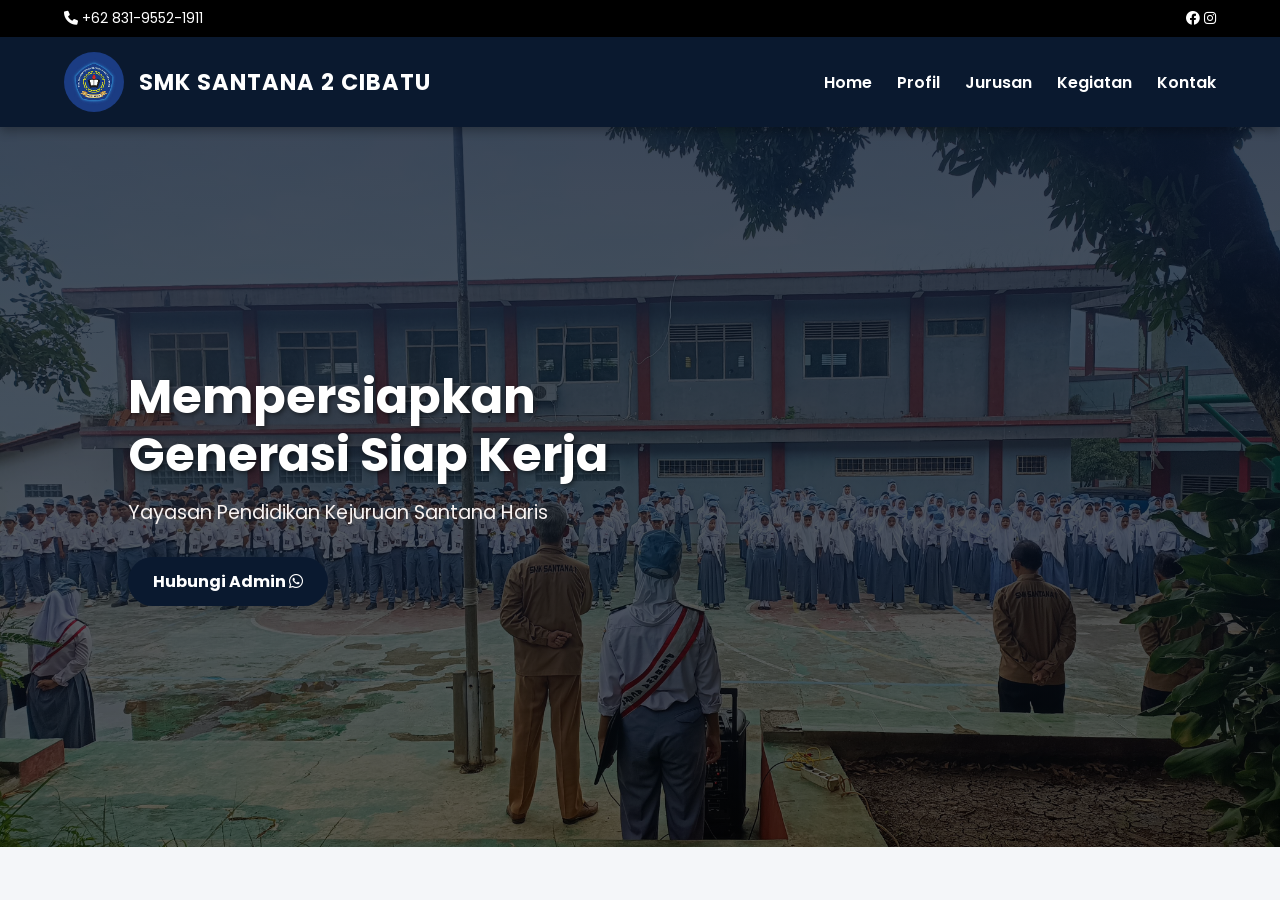
<file: index.html>
<!DOCTYPE html>
<html lang="id">
<head>
    <meta charset="UTF-8">
    <meta name="viewport" content="width=device-width, initial-scale=1.0">
    <title>SekolahProfesional-Home</title>
    <link rel="stylesheet" href="https://cdnjs.cloudflare.com/ajax/libs/font-awesome/6.0.0/css/all.min.css">
    <link rel="stylesheet" href="css/global.css">
    <link rel="stylesheet" href="css/home.css">
</head>
<body>
    <div class="top-bar">
        <span><i class="fas fa-phone"></i> +62 831-9552-1911</span>
        <span><i class="fab fa-facebook"></i> <i class="fab fa-instagram"></i></span>
    </div>

    <nav class="navbar">
        <div class="logo">
            <a href="index.html" class="logo-link">
                <img src="assets/images/logo.jpg" alt="Logo Sekolah">
                <div class="teks-logo">
                    <span class="nama-sekolah">SMK SANTANA 2 CIBATU</span>
                    
                </div>
            </a>
        </div>
        <div class="menu-toggle"><i class="fas fa-bars"></i></div>
        <ul class="nav-links">
            <li><a href="index.html">Home</a></li>
            <li><a href="profil.html">Profil</a></li>
            <li><a href="jurusan.html">Jurusan</a></li>
            <li><a href="kegiatan.html">Kegiatan</a></li>
            <li><a href="kontak.html">Kontak</a></li>
        </ul>
    </nav>

    <header class="hero" style="background-image: linear-gradient(rgba(10, 25, 47, 0.8), rgba(0, 0, 0, 0.6)), url('assets/images/fotohome.jpg');">
        <div class="hero-content fade-in">
            <h1>Mempersiapkan Generasi Siap Kerja</h1>
            <p>Yayasan Pendidikan Kejuruan Santana Haris</p>
            <a href="kontak.html" class="btn-primary">Hubungi Admin <i class="fab fa-whatsapp"></i></a>
        </div>
    </header>

    <script src="js/script.js"></script>
</body>
</html>
</file>
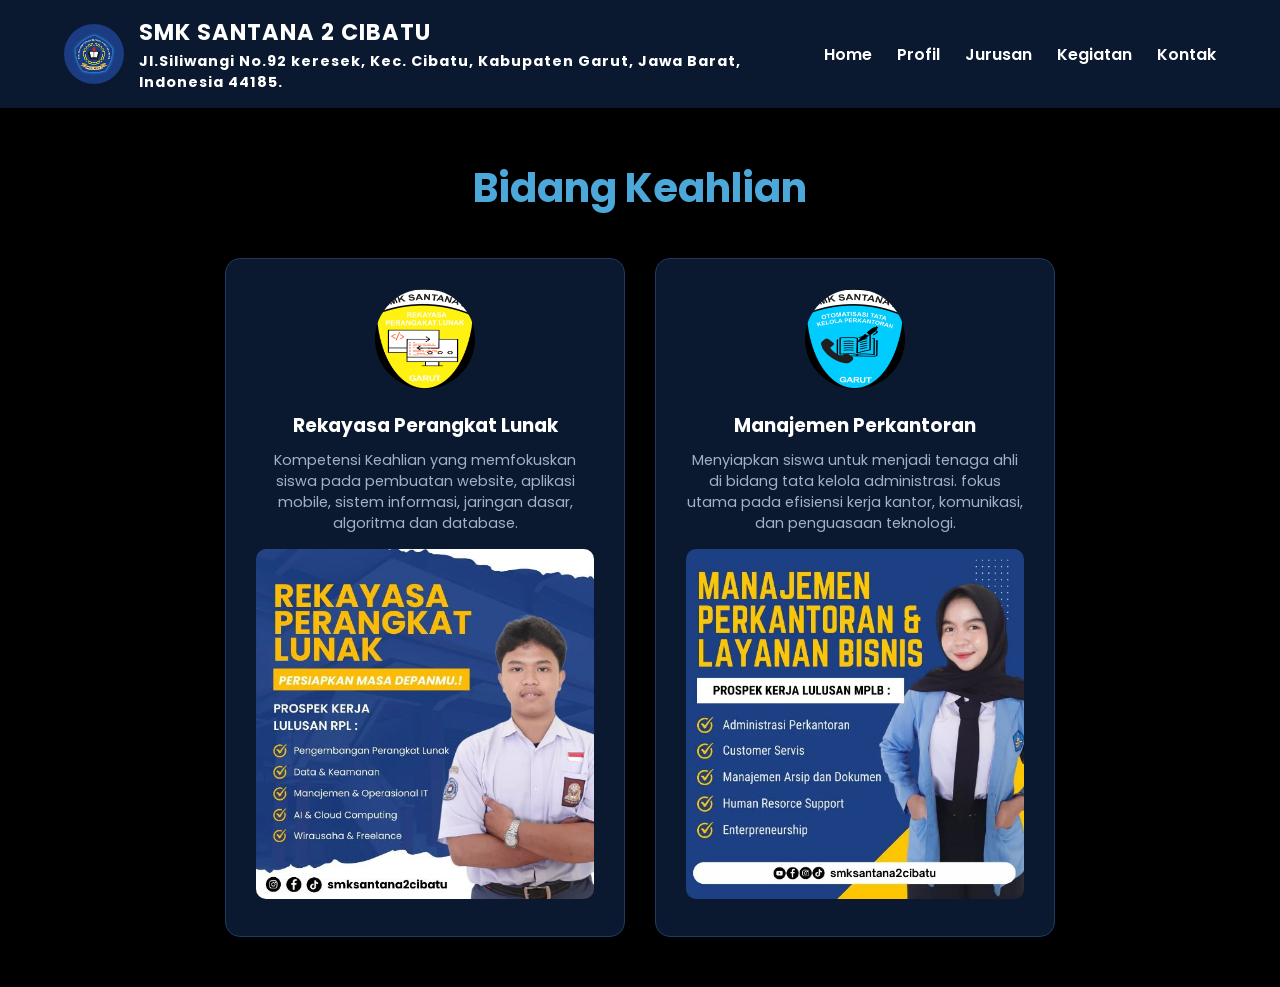
<file: jurusan.html>
<!DOCTYPE html>
<html lang="id">
<head>
    <meta charset="UTF-8">
    <title>JurusanProgram</title>
    <link rel="stylesheet" href="https://cdnjs.cloudflare.com/ajax/libs/font-awesome/6.0.0/css/all.min.css">
    <link rel="stylesheet" href="css/global.css">
    <link rel="stylesheet" href="css/jurusan.css">
</head>
<body>
    <nav class="navbar"> 
        <div class="logo">
            <a href="index.html" class="logo-link">
                <img src="assets/images/logo.jpg" alt="Logo Sekolah">
                <div class="teks-logo">
                    <span class="nama-sekolah">SMK SANTANA 2 CIBATU</span>
                    <span class="alamat-sekolah">Jl.Siliwangi No.92 keresek, Kec. Cibatu, Kabupaten Garut, Jawa Barat, Indonesia 44185.</span>
                </div>
            </a>
        </div>
        <ul class="nav-links">
            <li><a href="index.html">Home</a></li><li><a href="profil.html">Profil</a></li><li><a href="jurusan.html">Jurusan</a></li><li><a href="kegiatan.html">Kegiatan</a></li><li><a href="kontak.html">Kontak</a></li>
        </ul>
    </nav>

    <section class="jurusan-section fade-in">
        <h2 class="page-title">Bidang Keahlian</h2>
        <div class="jurusan-container">
            <div class="jurusan-card">
                <img src="assets/images/logorpl.jpg" alt="Rekayasa Perangkat Lunak" class="jurusan-logo">
                <h3>Rekayasa Perangkat Lunak</h3>
                <p>Kompetensi Keahlian yang memfokuskan siswa pada pembuatan website, aplikasi mobile, sistem informasi, jaringan dasar, algoritma dan database.</p>
                <img src="assets/images/rpl.JPG" alt="Kegiatan RPL" class="jurusan-foto">
            </div>
            <div class="jurusan-card">
                <img src="assets/images/logomp.jpg" alt="Teknik Komputer Jaringan" class="jurusan-logo">
                <h3>Manajemen Perkantoran</h3>
                <p>Menyiapkan siswa untuk menjadi tenaga ahli di bidang tata kelola administrasi. fokus utama pada efisiensi kerja kantor, komunikasi, dan penguasaan teknologi.</p>
                <img src="assets/images/mp.JPG" alt="Kegiatan TKJ" class="jurusan-foto">
            </div>
        </div>
    </section>
    <script src="js/script.js"></script>
</body>
</html>
</file>
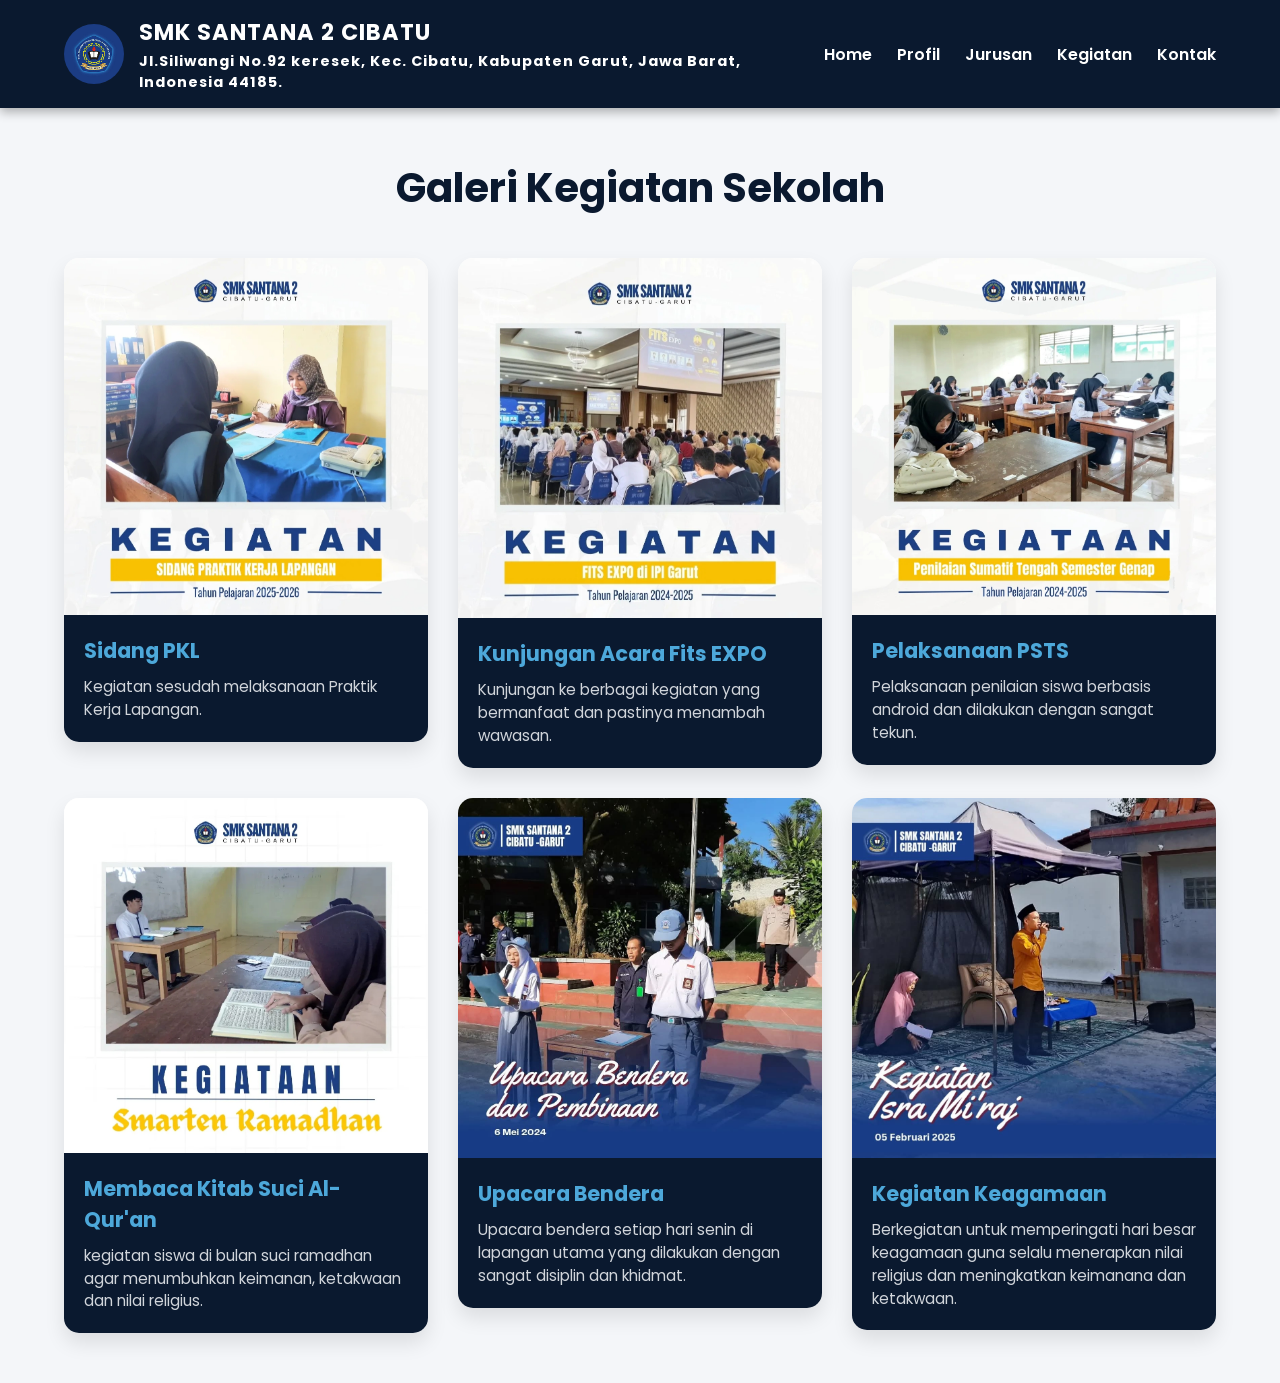
<file: kegiatan.html>
<!DOCTYPE html>
<html lang="id">
<head>
    <meta charset="UTF-8">
    <meta name="viewport" content="width=device-width, initial-scale=1.0">
    <title>Kegiatan-SMKSANTANA2CIBATU</title>
    <link rel="stylesheet" href="https://cdnjs.cloudflare.com/ajax/libs/font-awesome/6.0.0/css/all.min.css">
    <link rel="stylesheet" href="css/global.css">
    <link rel="stylesheet" href="css/kegiatan.css">
</head>
<body>
    <nav class="navbar">
        <div class="logo">
            <a href="index.html" class="logo-link">
                <img src="assets/images/logo.jpg" alt="Logo Sekolah">
                <div class="teks-logo">
                    <span class="nama-sekolah">SMK SANTANA 2 CIBATU</span>
                    <span class="alamat-sekolah">Jl.Siliwangi No.92 keresek, Kec. Cibatu, Kabupaten Garut, Jawa Barat, Indonesia 44185.</span>
                </div>
            </a>
        </div>
        <div class="menu-toggle"><i class="fas fa-bars"></i></div>
        <ul class="nav-links">
            <li><a href="index.html">Home</a></li>
            <li><a href="profil.html">Profil</a></li>
            <li><a href="jurusan.html">Jurusan</a></li>
            <li><a href="kegiatan.html">Kegiatan</a></li>
            <li><a href="kontak.html">Kontak</a></li>
        </ul>
    </nav>

    <section class="gallery-section fade-in">
        <h2 class="page-title">Galeri Kegiatan Sekolah</h2>
        <div class="gallery-grid">
            <div class="gallery-item">
                <img src="assets/images/1.jpg" alt="Pramuka">
                <div class="gallery-info">
                    <h3>Sidang PKL</h3>
                    <p>Kegiatan sesudah melaksanaan Praktik Kerja Lapangan.</p>
                </div>
            </div>
            
            <div class="gallery-item">
                <img src="assets/images/2.jpg" alt="Pentas Seni">
                <div class="gallery-info">
                    <h3>Kunjungan Acara Fits EXPO</h3>
                    <p>Kunjungan ke berbagai kegiatan yang bermanfaat dan pastinya menambah wawasan.</p>
                </div>
            </div>
            
            <div class="gallery-item">
                <img src="assets/images/3.jpg" alt="Upacara">
                <div class="gallery-info">
                    <h3>Pelaksanaan PSTS</h3>
                    <p>Pelaksanaan penilaian siswa berbasis android dan dilakukan dengan sangat tekun. </p>
                </div>
            </div>
            
            <div class="gallery-item">
                <img src="assets/images/4.jpg" alt="Upacara">
                <div class="gallery-info">
                    <h3>Membaca Kitab Suci Al-Qur'an</h3>
                    <p>kegiatan siswa di bulan suci ramadhan agar menumbuhkan keimanan, ketakwaan dan nilai religius.</p>
                </div>
            </div>

            <div class="gallery-item">
                <img src="assets/images/5.jpg" alt="Upacara">
                <div class="gallery-info">
                    <h3>Upacara Bendera</h3>
                    <p>Upacara bendera setiap hari senin di lapangan utama yang dilakukan dengan sangat disiplin dan khidmat.</p>
                </div>
            </div>

            <div class="gallery-item">
                <img src="assets/images/6.jpg" alt="Upacara">
                <div class="gallery-info">
                    <h3>Kegiatan Keagamaan</h3>
                    <p>Berkegiatan untuk memperingati hari besar keagamaan guna selalu menerapkan nilai religius dan meningkatkan keimanana dan ketakwaan.</p>
                </div>
            </div>

            </div>
    </section>

    <script src="js/script.js"></script>
</body>
</html>
</file>
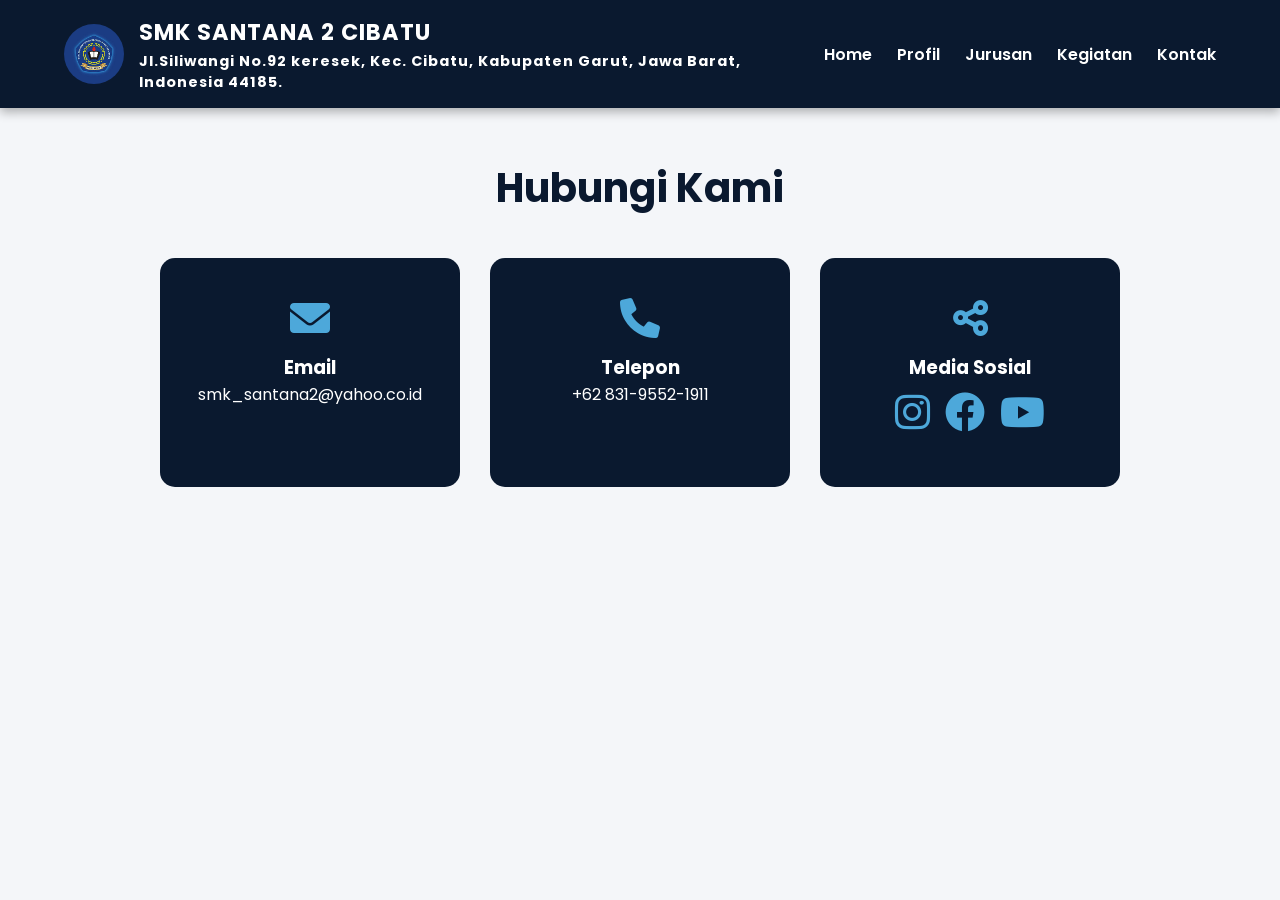
<file: kontak.html>
<!DOCTYPE html>
<html lang="id">
<head>
    <meta charset="UTF-8">
    <title>Kontak</title>
    <link rel="stylesheet" href="https://cdnjs.cloudflare.com/ajax/libs/font-awesome/6.0.0/css/all.min.css">
    <link rel="stylesheet" href="css/global.css">
    <link rel="stylesheet" href="css/kontak.css">
</head>
<body>
    <nav class="navbar"> 
        <div class="logo">
            <a href="index.html" class="logo-link">
                <img src="assets/images/logo.jpg" alt="Logo Sekolah">
                <div class="teks-logo">
                    <span class="nama-sekolah">SMK SANTANA 2 CIBATU</span>
                    <span class="alamat-sekolah">Jl.Siliwangi No.92 keresek, Kec. Cibatu, Kabupaten Garut, Jawa Barat, Indonesia 44185.</span>
                </div>
            </a>
        </div>
        <ul class="nav-links">
            <li><a href="index.html">Home</a></li><li><a href="profil.html">Profil</a></li><li><a href="jurusan.html">Jurusan</a></li><li><a href="kegiatan.html">Kegiatan</a></li><li><a href="kontak.html">Kontak</a></li>
        </ul>
    </nav>

    <section class="kontak-section fade-in">
        <h2 class="page-title">Hubungi Kami</h2>
        <div class="kontak-box">
            <div class="info-item"><i class="fas fa-envelope"></i> <h3>Email</h3><p>smk_santana2@yahoo.co.id</p></div>
            <div class="info-item"><i class="fas fa-phone"></i> <h3>Telepon</h3><p>+62 831-9552-1911</p></div>
            <div class="info-item">
                <i class="fas fa-share-alt"></i> <h3>Media Sosial</h3>
                <div class="medsos-links">
                    <a href="https://www.instagram.com/smksantana2cibatu/" target="_blank"><i class="fab fa-instagram"></i></a>
                    <a href="https://www.facebook.com/share/1878cW29Zd/" target="_blank"><i class="fab fa-facebook"></i></a>
                    <a href="https://youtube.com/@officialsmksantana2cibatug408?feature=shared" target="_blank"><i class="fab fa-youtube"></i></a>
                </div>
            </div>
        </div>
    </section>
    <script src="js/script.js"></script>
</body>
</html>
</file>
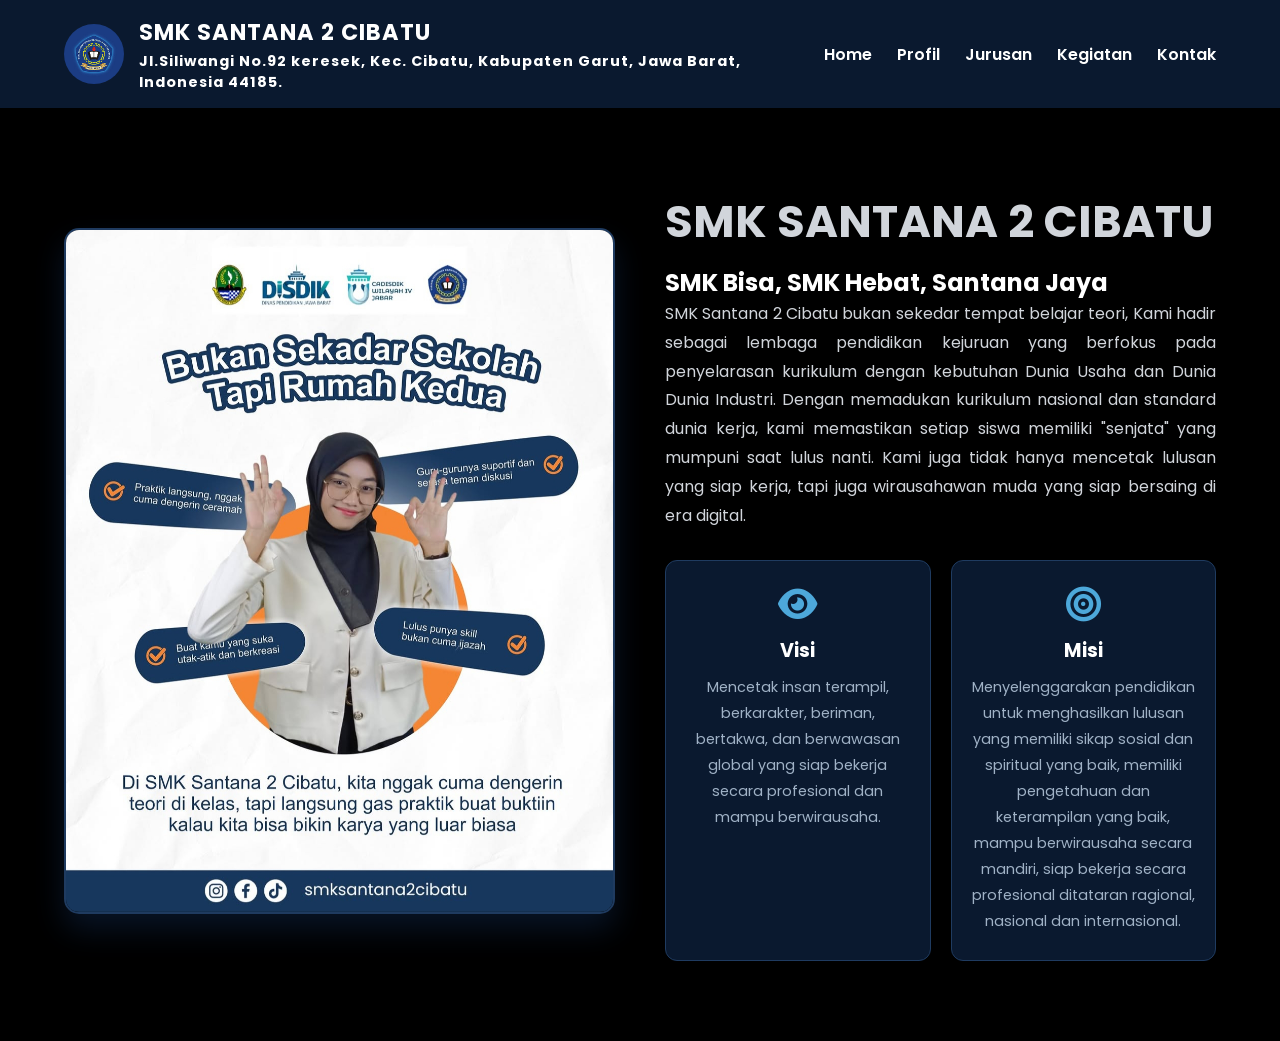
<file: profil.html>
<!DOCTYPE html>
<html lang="id">
<head>
    <meta charset="UTF-8">
    <meta name="viewport" content="width=device-width, initial-scale=1.0">
    <title>TentangSekolah-ProfilSekolah</title>
    <link rel="stylesheet" href="https://cdnjs.cloudflare.com/ajax/libs/font-awesome/6.0.0/css/all.min.css">
    <link rel="stylesheet" href="css/global.css">
    <link rel="stylesheet" href="css/profil.css">
</head>
<body>
    <nav class="navbar">
        <div class="logo">
            <a href="index.html" class="logo-link">
                <img src="assets/images/logo.jpg" alt="Logo Sekolah">
                <div class="teks-logo">
                    <span class="nama-sekolah">SMK SANTANA 2 CIBATU</span>
                    <span class="alamat-sekolah">Jl.Siliwangi No.92 keresek, Kec. Cibatu, Kabupaten Garut, Jawa Barat, Indonesia 44185.</span>
                </div>
            </a>
        </div>
        <div class="menu-toggle"><i class="fas fa-bars"></i></div>
        <ul class="nav-links">
            <li><a href="index.html">Home</a></li>
            <li><a href="profil.html">Profil</a></li>
            <li><a href="jurusan.html">Jurusan</a></li>
            <li><a href="kegiatan.html">Kegiatan</a></li>
            <li><a href="kontak.html">Kontak</a></li>
        </ul>
    </nav>

    <section class="profil-section fade-in">
        <div class="profil-container">
            <div class="profil-image">
                <img src="assets/images/fotoprofil.jpg" alt="Gedung Sekolah">
            </div>
            
            <div class="profil-text">
                <h1 class="page-title">SMK SANTANA 2 CIBATU</h1>
                <h2>SMK Bisa, SMK Hebat, Santana Jaya</h2>
                <p>SMK Santana 2 Cibatu bukan sekedar tempat belajar teori, Kami hadir sebagai lembaga pendidikan kejuruan yang berfokus pada penyelarasan kurikulum dengan kebutuhan Dunia Usaha dan Dunia Dunia Industri. Dengan memadukan kurikulum nasional dan standard dunia kerja, kami memastikan setiap siswa memiliki "senjata" yang mumpuni saat lulus nanti. Kami juga tidak hanya mencetak lulusan yang siap kerja, tapi juga wirausahawan muda yang siap bersaing di era digital.</p>
                
                <div class="visi-misi">
                    <div class="box">
                        <i class="fas fa-eye"></i>
                        <h4>Visi</h4>
                        <p>Mencetak insan terampil, berkarakter, beriman, bertakwa, dan berwawasan global yang siap bekerja secara profesional dan mampu berwirausaha.</p>
                    </div>
                    <div class="box">
                        <i class="fas fa-bullseye"></i>
                        <h4>Misi</h4>
                        <p>Menyelenggarakan pendidikan untuk menghasilkan lulusan yang memiliki sikap sosial dan spiritual yang baik, memiliki pengetahuan dan keterampilan yang baik, mampu berwirausaha secara mandiri, siap bekerja secara profesional ditataran ragional, nasional dan internasional.</p>
                    </div>
                </div>
            </div>
        </div>
    </section>

    <script src="js/script.js"></script>
</body>
</html>
</file>
<file: css/global.css>
@import url('https://fonts.googleapis.com/css2?family=Poppins:wght@300;400;600;700&display=swap');

* {
    margin: 0;
    padding: 0;
    box-sizing: border-box;
    font-family: 'Poppins', sans-serif;
}

body {
    background-color: #f4f6f9;
    color: #333;
    overflow-x: hidden;
}

/* Top Bar (Hitam) */
.top-bar {
    background-color: #000000;
    color: white;
    padding: 8px 5%;
    display: flex;
    justify-content: space-between;
    font-size: 14px;
}

/* Navigasi (Biru Tua) */
.navbar {
    background-color: #0a192f;
    padding: 15px 5%;
    display: flex;
    justify-content: space-between;
    align-items: center;
    position: sticky;
    top: 0;
    z-index: 1000;
    box-shadow: 0 4px 10px rgba(0,0,0,0.3);
}

.logo img {
    height: 60px;
    transition: transform 0.3s ease;
    border-radius: 50%;
}

.logo img:hover {
    transform: scale(1.05);
}

.nav-links {
    list-style: none;
    display: flex;
    gap: 25px;
}

.nav-links li a {
    color: white;
    text-decoration: none;
    font-weight: 600;
    font-size: 16px;
    transition: color 0.3s ease;
}

.nav-links li a:hover {
    color: #4da8da;
}

/* Animasi Fade In */
.fade-in {
    opacity: 0;
    transform: translateY(30px);
    transition: opacity 0.8s ease-out, transform 0.8s ease-out;
}
.fade-in.visible {
    opacity: 1;
    transform: translateY(0);
}

/* Responsif untuk HP */
.menu-toggle {
    display: none;
    color: white;
    font-size: 24px;
    cursor: pointer;
}

@media (max-width: 768px) {
    .nav-links {
        display: none;
        flex-direction: column;
        position: absolute;
        top: 100%;
        left: 0;
        width: 100%;
        background-color: #0a192f;
        padding: 20px 0;
        text-align: center;
    }
    .nav-links.active {
        display: flex;
    }
    .menu-toggle {
        display: block;
    }
    .top-bar {
        flex-direction: column;
        text-align: center;
        gap: 10px;
    }
}
/* --- Tambahan untuk Logo dan Nama Sekolah --- */
.logo-link {
    display: flex;
    align-items: center;
    gap: 15px; /* Jarak antara gambar logo dan teks */
    text-decoration: none;
}

.nama-sekolah {
    color: #ffffff;
    font-size: 1.4rem;
    font-weight: 700;
    letter-spacing: 1px;
}

/* Menyesuaikan ukuran teks nama sekolah saat dibuka di HP */
@media (max-width: 768px) {
    .nama-sekolah {
        font-size: 1.1rem;
    }
}
/* Mengatur agar teks Nama dan Alamat tersusun atas-bawah */
.teks-logo {
    display: flex;
    flex-direction: column;
    justify-content: center;
}

/* Mengatur warna dan font alamat agar sama persis dengan nama sekolah */
.alamat-sekolah {
    color: #ffffff; /* Warnanya disamakan putih */
    font-weight: 700; /* Ketebalan font disamakan */
    letter-spacing: 1px; /* Gaya spasi huruf disamakan */
    font-size: 0.9rem; /* Ukurannya dibuat sedikit lebih kecil agar rapi sebagai sub-judul */
    margin-top: 2px; /* Jarak tipis antara nama sekolah dan alamat */
}

/* Menyesuaikan ukuran teks alamat saat dibuka di HP */
@media (max-width: 768px) {
    .alamat-sekolah {
        font-size: 0.8rem;
    }
}
</file>
<file: css/home.css>
.hero {
    height: 80vh;
    background-size: cover;
    background-position: center;
    display: flex;
    align-items: center;
    padding-left: 10%;
    position: relative;
}

.hero-content {
    color: white;
    max-width: 600px;
}

.hero-content h1 {
    font-size: 3rem;
    margin-bottom: 15px;
    line-height: 1.2;
    text-shadow: 2px 2px 5px rgba(0,0,0,0.5);
}

.hero-content p {
    font-size: 1.2rem;
    margin-bottom: 30px;
    color: #f8f3f2;
}

.btn-primary {
    background-color: #0a192f; 
    color: white;
    padding: 12px 25px;
    text-decoration: none;
    border-radius: 30px;
    font-weight: bold;
    font-size: 16px;
    transition: all 0.3s ease;
    display: inline-block;
}

.btn-primary:hover {
    background-color: #128C7E;
    transform: translateY(-3px);
    box-shadow: 0 5px 15px rgba(37, 211, 102, 0.4);
}

@media (max-width: 768px) {
    .hero-content h1 { font-size: 2rem; }
    .hero { justify-content: center; text-align: center; padding-left: 0; padding: 20px; }
}
</file>
<file: css/jurusan.css>
.jurusan-section { padding: 50px 5%; background-color: #000; color: white; }
.page-title { text-align: center; margin-bottom: 40px; font-size: 2.5rem; color: #4da8da; }
.jurusan-container { display: flex; flex-wrap: wrap; gap: 30px; justify-content: center; }
.jurusan-card {background: #0a192f; border: 1px solid #1f3b60; border-radius: 15px; padding: 30px; width: 100%; max-width: 400px; text-align: center; transition: 0.3s;}
.jurusan-card:hover { transform: translateY(-5px); box-shadow: 0 10px 20px rgba(77, 168, 218, 0.2); }
.jurusan-logo { width: 100px; height: 100px; margin-bottom: 15px; border-radius: 70%; }
.jurusan-foto { width: 100%; height: 350px; object-fit: cover; border-radius: 10px; margin-top: 15px; }
.jurusan-card h3 { color: white; margin-bottom: 10px; }
.jurusan-card p { color: #a0b2c6; font-size: 0.9rem; }
</file>
<file: css/kegiatan.css>
.gallery-section {
    padding: 50px 5%;
    /* Opsional: Ubah background color jika ingin disamakan dengan warna lain */
}

.page-title {
    text-align: center;
    color: #0a192f;
    margin-bottom: 40px;
    font-size: 2.5rem;
}

.gallery-grid {
    display: grid;
    grid-template-columns: repeat(auto-fit, minmax(300px, 1fr));
    gap: 30px;
    align-items: start; /* KUNCI 1: Mencegah kotak (card) meregang secara vertikal mengikuti kotak sebelahnya */
}

.gallery-item {
    background: white;
    border-radius: 15px;
    overflow: hidden;
    box-shadow: 0 10px 20px rgba(0,0,0,0.1);
    transition: transform 0.3s ease, box-shadow 0.3s ease;
    cursor: pointer;
}

.gallery-item:hover {
    transform: translateY(-10px);
    box-shadow: 0 15px 30px rgba(0,0,0,0.2);
}

.gallery-item img {
    width: 100%;
    height: auto; /* KUNCI 2: Membiarkan gambar menyesuaikan tingginya sendiri sesuai bentuk asli (tidak terpotong) */
    display: block; /* Menghilangkan celah kosong putih di bawah gambar */
    transition: transform 0.5s ease;
}

.gallery-item:hover img {
    transform: scale(1.05); /* Efek zoom halus saat disentuh/di-hover kursor */
}

.gallery-info {
    padding: 20px;
    background-color: #0a192f;
    color: white;
    position: relative;
    z-index: 1;
}

.gallery-info h3 {
    margin-bottom: 10px;
    color: #4da8da;
    font-size: 1.3rem;
}

.gallery-info p {
    font-size: 0.95rem;
    color: #d1d5db;
    line-height: 1.5;
}
</file>
<file: css/kontak.css>
.kontak-section { padding: 50px 5%; text-align: center; }
.page-title { color: #0a192f; margin-bottom: 40px; font-size: 2.5rem; }
.kontak-box { display: flex; flex-wrap: wrap; justify-content: center; gap: 30px; }
.info-item {background: #0a192f; color: white; padding: 40px 20px; border-radius: 15px; width: 100%; max-width: 300px; transition: 0.3s;}
.info-item:hover { transform: scale(1.05); }
.info-item i { font-size: 40px; color: #4da8da; margin-bottom: 15px; }
.medsos-links { display: flex; justify-content: center; gap: 15px; margin-top: 10px; }
.medsos-links a { color: white; font-size: 24px; transition: color 0.3s; }
.medsos-links a:hover { color: #4da8da; }
</file>
<file: css/profil.css>
/* Mengatur background section profil menjadi hitam agar elegan */
.profil-section {
    padding: 80px 5%;
    background-color: #000000;
    color: white;
    min-height: calc(100vh - 90px);
    display: flex;
    align-items: center;
}

.profil-container {
    display: flex;
    align-items: center;
    gap: 50px;
    max-width: 1200px;
    margin: 0 auto;
}

/* Bagian Gambar Kiri */
.profil-image {
    flex: 1;
}

.profil-image img {
    width: 100%;
    border-radius: 15px;
    box-shadow: 0 15px 30px rgba(10, 25, 47, 0.8);
    border: 2px solid #1f3b60;
    transition: transform 0.4s ease;
    object-fit: cover;
}

.profil-image img:hover {
    transform: scale(1.03);
}

/* Bagian Teks Kanan */
.profil-text {
    flex: 1;
}

.page-title {
    color: #d1d5db; /* Biru muda agar menyala di background hitam */
    font-size: 2.8rem;
    margin-bottom: 10px;
}

.profil-text h3 {
    font-size: 1.5rem;
    margin-bottom: 20px;
    color: #4da8da;
    font-weight: 400;
}

.profil-text p {
    line-height: 1.8;
    margin-bottom: 30px;
    color: #d1d5db;
    font-size: 1rem;
    text-align: justify;
}

/* Desain Kotak Visi & Misi */
.visi-misi {
    display: flex;
    gap: 20px;
}

.visi-misi .box {
    background-color: #0a192f; /* Background biru tua */
    padding: 25px 20px;
    border-radius: 12px;
    flex: 1;
    text-align: center;
    border: 1px solid #1f3b60;
    transition: transform 0.3s ease, box-shadow 0.3s ease;
}

.visi-misi .box:hover {
    transform: translateY(-8px);
    box-shadow: 0 10px 25px rgba(77, 168, 218, 0.2);
}

.visi-misi .box i {
    font-size: 35px;
    color: #4da8da;
    margin-bottom: 15px;
}

.visi-misi .box h4 {
    margin-bottom: 10px;
    color: white;
    font-size: 1.2rem;
}

.visi-misi .box p {
    font-size: 0.9rem;
    margin-bottom: 0;
    color: #a0b2c6;
    text-align: center;
}

/* Responsif untuk layar HP (Potrait) */
@media (max-width: 900px) {
    .profil-container {
        flex-direction: column;
        text-align: center;
    }

    .profil-text p {
        text-align: center;
    }

    .visi-misi {
        flex-direction: column;
    }
    
    .profil-image {
        margin-bottom: 20px;
        width: 100%;
    }
}
</file>
